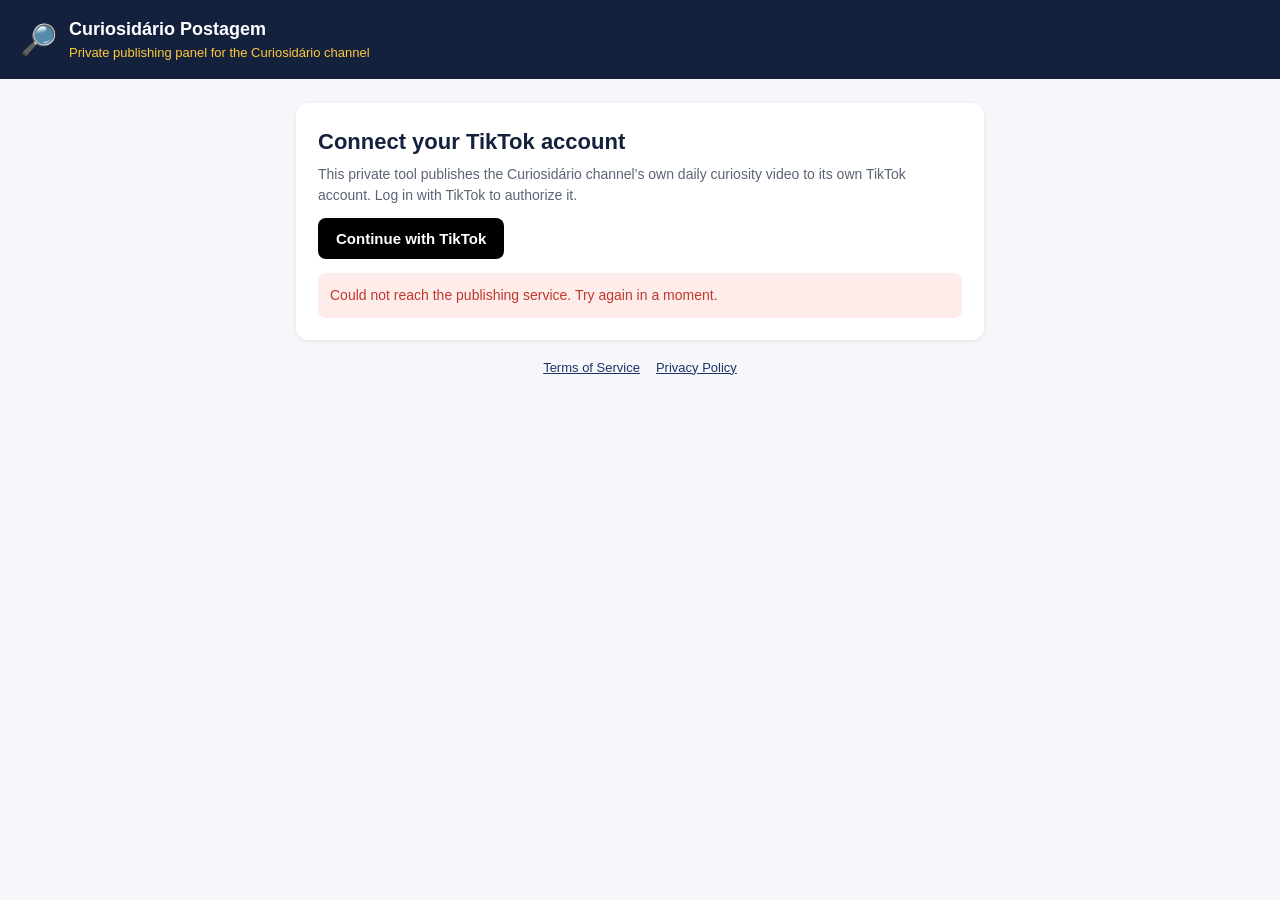
<file: tiktok/index.html>
<!doctype html><html lang="en"><head><meta charset="utf-8"><meta name="viewport" content="width=device-width,initial-scale=1"><title>Curiosidário Postagem</title><link rel="stylesheet" href="estilo.css"></head><body>
<header><div style="font-size:30px">🔎</div><div><b>Curiosidário Postagem</b><span>Private publishing panel for the Curiosidário channel</span></div></header>
<main>
<div class="card" id="boxConectar">
<h1>Connect your TikTok account</h1>
<p class="muted">This private tool publishes the Curiosidário channel's own daily curiosity video to its own TikTok account. Log in with TikTok to authorize it.</p>
<button class="btn btn-tt" id="btnConectar">Continue with TikTok</button>
<div id="msgConectar"></div>
</div>
<div class="hidden" id="boxPainel">
<div class="card"><h2>Connected account</h2><div class="creator"><img id="avatar" alt=""><div><b id="nick"></b><div class="muted" id="user"></div></div></div></div>
<div class="card"><h2>Today's video</h2><video id="video" controls playsinline></video><p class="muted" id="infoVideo">Loading video preview...</p></div>
<div class="card"><h2>Post to TikTok</h2>
<label for="titulo">Caption</label><textarea id="titulo" rows="4" maxlength="2200" placeholder="Write the caption and hashtags"></textarea>
<label for="privacidade">Who can view this video</label><select id="privacidade"><option value="" selected disabled>Select privacy</option></select>
<label>Allow users to</label><div class="row"><span class="check"><input type="checkbox" id="comentar"><span>Comment</span></span><span class="check"><input type="checkbox" id="dueto"><span>Duet</span></span><span class="check"><input type="checkbox" id="stitch"><span>Stitch</span></span></div>
<label class="check"><input type="checkbox" id="comercial"><span><b>Disclose commercial content</b></span></label>
<div id="boxComercial" class="sub hidden"><span class="check"><input type="checkbox" id="marca"><span>Your brand: you are promoting yourself or your own business</span></span><span class="check"><input type="checkbox" id="patrocinado"><span>Branded content: you are promoting another brand or a third party</span></span><p class="muted" id="avisoComercial"></p></div>
<p class="muted" id="consentimento">By posting, you agree to TikTok's <a href="https://www.tiktok.com/legal/page/global/music-usage-confirmation/en" target="_blank">Music Usage Confirmation</a>.</p>
<button class="btn btn-main" id="btnPostar" disabled>Post to TikTok</button>
<div id="msgPostar"></div>
</div>
</div>
<footer><a href="https://curiosidario2l1n.github.io/terms.html">Terms of Service</a><a href="https://curiosidario2l1n.github.io/privacy.html">Privacy Policy</a></footer>
</main>
<script>
const API = 'https://reflex-poach-trickle.ngrok-free.dev/webhook/';
const CLIENT_KEY = 'sbawwyaaex0lcjsass';
const REDIRECT = 'https://curiosidario2l1n.github.io/tiktok/callback.html';
const H = { 'ngrok-skip-browser-warning': '1' };
const $ = (id) => document.getElementById(id);
let criador = null; let duracao = 0;
function msg(el, tipo, txt) { $(el).innerHTML = '<div class="msg ' + tipo + '">' + txt + '</div>'; }
const NOMES = { PUBLIC_TO_EVERYONE: 'Everyone', MUTUAL_FOLLOW_FRIENDS: 'Friends', FOLLOWER_OF_CREATOR: 'Followers', SELF_ONLY: 'Only me' };
$('btnConectar').onclick = () => {
  const st = Math.random().toString(36).slice(2) + Date.now().toString(36);
  try { localStorage.setItem('tt_state', st); } catch (e) {}
  const u = 'https://www.tiktok.com/v2/auth/authorize/?client_key=' + CLIENT_KEY + '&scope=user.info.basic,video.upload,video.publish&response_type=code&redirect_uri=' + encodeURIComponent(REDIRECT) + '&state=' + st;
  location.href = u;
};
function validar() {
  const p = $('privacidade').value; const com = $('comercial').checked; const marca = $('marca').checked; const pat = $('patrocinado').checked;
  let ok = !!p; let aviso = '';
  if (com && !marca && !pat) { ok = false; aviso = 'You need to indicate if your content promotes yourself, a third party, or both.'; }
  const opcSelf = [...$('privacidade').options].find(o => o.value === 'SELF_ONLY');
  if (opcSelf) opcSelf.disabled = com && pat;
  if (com && pat && p === 'SELF_ONLY') { ok = false; aviso = 'Branded content visibility cannot be set to private.'; }
  if (duracao && criador && criador.max_video_post_duration_sec && duracao > criador.max_video_post_duration_sec) { ok = false; aviso = 'This video is longer than the maximum duration allowed for this account.'; }
  $('avisoComercial').textContent = aviso;
  $('boxComercial').classList.toggle('hidden', !com);
  const MU = '<a href="https://www.tiktok.com/legal/page/global/music-usage-confirmation/en" target="_blank">Music Usage Confirmation</a>';
  const BC = '<a href="https://www.tiktok.com/legal/page/global/bc-policy/en" target="_blank">Branded Content Policy</a>';
  let c = 'By posting, you agree to TikTok&#39;s ' + MU + '.';
  if (com && pat) c = 'By posting, you agree to TikTok&#39;s ' + BC + ' and ' + MU + '.';
  $('consentimento').innerHTML = c;
  $('btnPostar').disabled = !ok;
}
['privacidade', 'comercial', 'marca', 'patrocinado'].forEach(id => $(id).addEventListener('change', validar));
async function carregar() {
  try {
    const r = await fetch(API + 'tiktok-criador', { headers: H });
    const d = await r.json();
    if (!d.ok) return;
    criador = d;
    $('boxConectar').classList.add('hidden'); $('boxPainel').classList.remove('hidden');
    $('avatar').src = d.creator_avatar_url || ''; $('nick').textContent = d.creator_nickname || ''; $('user').textContent = '@' + (d.creator_username || '');
    (d.privacy_level_options || []).forEach(v => { const o = document.createElement('option'); o.value = v; o.textContent = NOMES[v] || v; $('privacidade').appendChild(o); });
    [['comentar', d.comment_disabled], ['dueto', d.duet_disabled], ['stitch', d.stitch_disabled]].forEach(([id, off]) => { $(id).disabled = !!off; });
    validar();
    const v = await fetch(API + 'tiktok-video', { headers: H });
    if (v.ok) { const b = await v.blob(); $('video').src = URL.createObjectURL(b); $('video').onloadedmetadata = () => { duracao = Math.round($('video').duration); $('infoVideo').textContent = 'Duration: ' + duracao + ' s. Maximum allowed for this account: ' + (d.max_video_post_duration_sec || '?') + ' s.'; validar(); }; }
    else $('infoVideo').textContent = 'No video available for today yet.';
  } catch (e) { msg('msgConectar', 'err', 'Could not reach the publishing service. Try again in a moment.'); }
}
$('btnPostar').onclick = async () => {
  $('btnPostar').disabled = true;
  msg('msgPostar', 'info', 'Uploading the video to TikTok. This can take up to a few minutes...');
  try {
    const corpo = { titulo: $('titulo').value, privacidade: $('privacidade').value, semComentario: !$('comentar').checked, semDueto: !$('dueto').checked, semStitch: !$('stitch').checked, marcaPropria: $('comercial').checked && $('marca').checked, conteudoPatrocinado: $('comercial').checked && $('patrocinado').checked };
    const r = await fetch(API + 'tiktok-publicar', { method: 'POST', headers: Object.assign({ 'Content-Type': 'application/json' }, H), body: JSON.stringify(corpo) });
    const d = await r.json();
    if (d.ok) msg('msgPostar', 'ok', 'Posted. Your video was published to your TikTok profile. It may take a few minutes to appear.');
    else { msg('msgPostar', 'err', 'TikTok did not accept the post: ' + (d.erro || d.status || 'unknown error')); $('btnPostar').disabled = false; }
  } catch (e) { msg('msgPostar', 'err', 'Could not reach the publishing service.'); $('btnPostar').disabled = false; }
};
carregar();
</script></body></html>
</file>
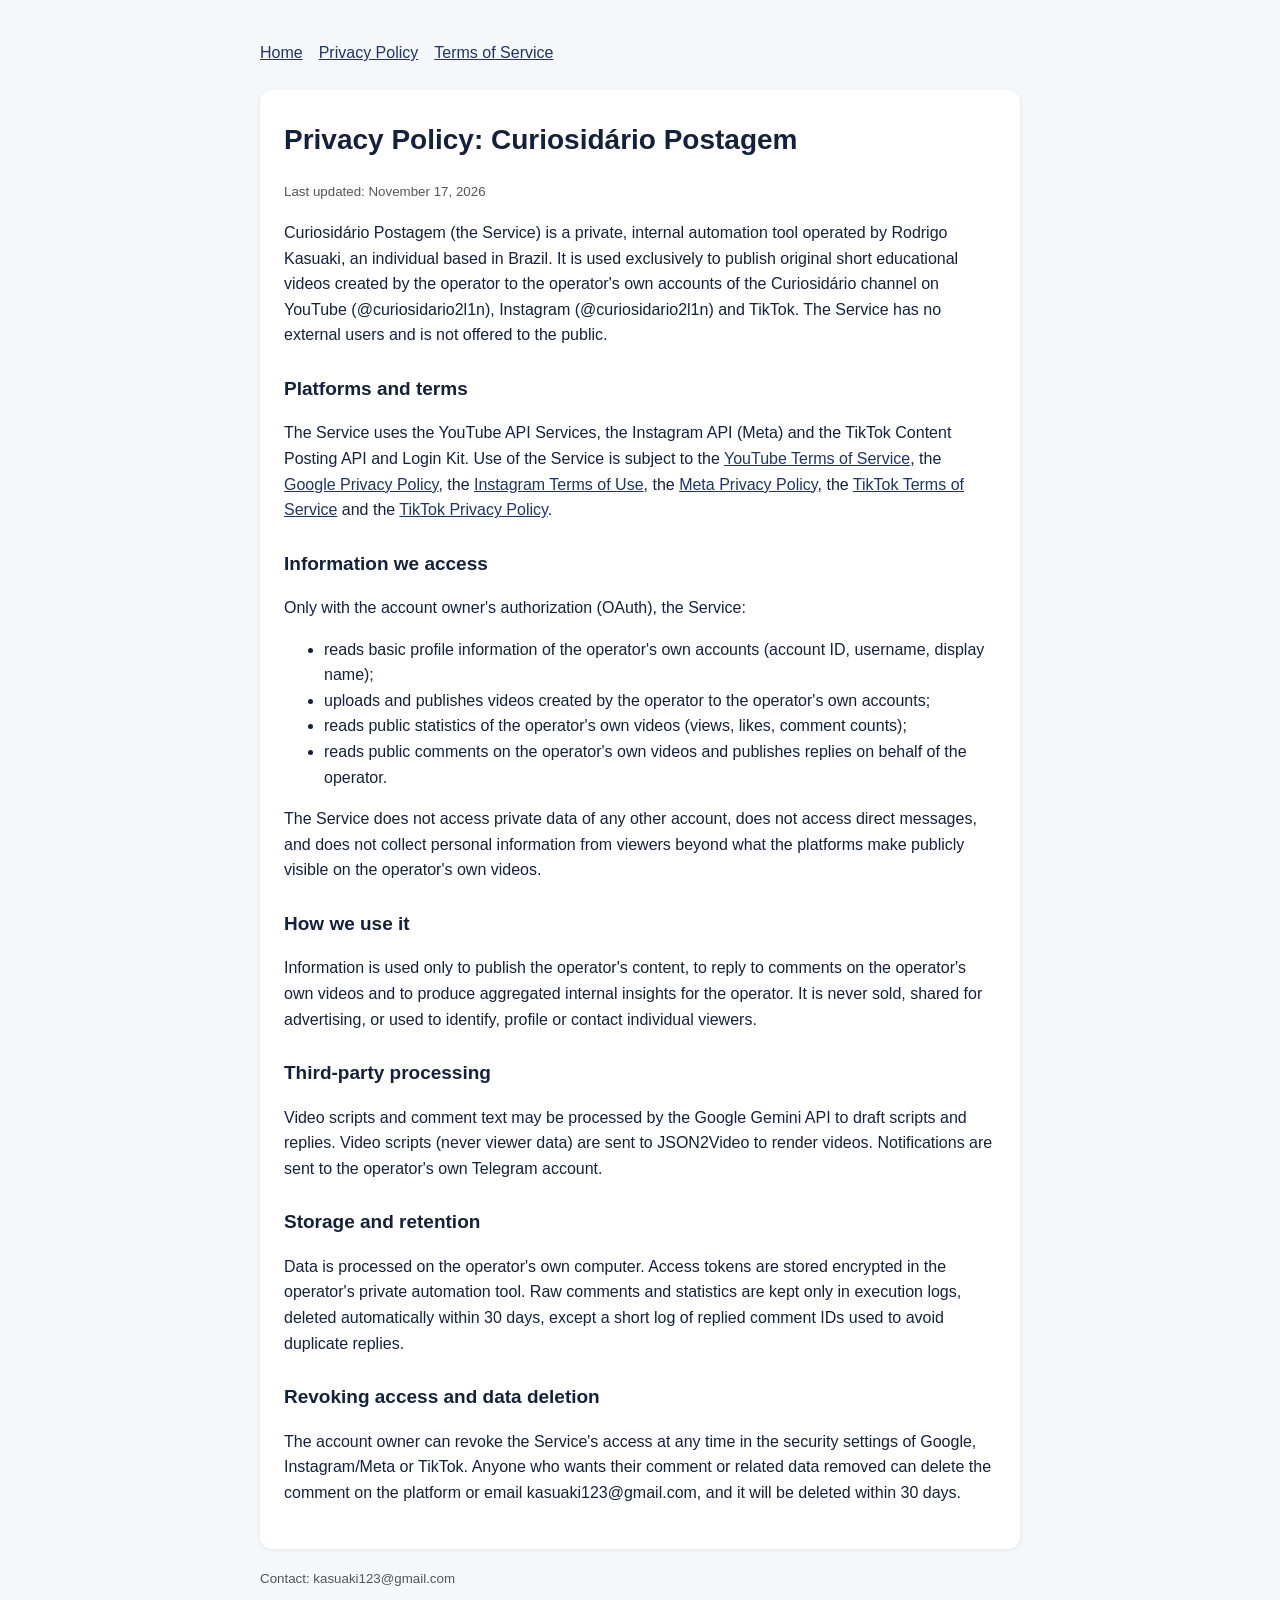
<file: privacy.html>
<!doctype html><html lang='en'><head><meta charset='utf-8'><meta name='viewport' content='width=device-width,initial-scale=1'><title>Privacy Policy - Curiosidario</title><style>body{margin:0;font-family:Arial,Helvetica,sans-serif;background:#f6f7fb;color:#14213D;line-height:1.6}main{max-width:760px;margin:0 auto;padding:40px 20px}h1{font-size:28px;margin:0 0 8px}h2{font-size:19px;margin:26px 0 6px}a{color:#1F3366}nav{margin-bottom:24px}nav a{margin-right:16px}.box{background:#fff;border-radius:12px;padding:28px 24px;box-shadow:0 1px 4px rgba(0,0,0,.08)}small{color:#555}</style></head><body><main><nav><a href='https://curiosidario2l1n.github.io'>Home</a><a href='https://curiosidario2l1n.github.io/privacy.html'>Privacy Policy</a><a href='https://curiosidario2l1n.github.io/terms.html'>Terms of Service</a></nav><div class='box'><h1>Privacy Policy: Curiosidário Postagem</h1><p><small>Last updated: November 17, 2026</small></p>
<p>Curiosidário Postagem (the Service) is a private, internal automation tool operated by Rodrigo Kasuaki, an individual based in Brazil. It is used exclusively to publish original short educational videos created by the operator to the operator's own accounts of the Curiosidário channel on YouTube (@curiosidario2l1n), Instagram (@curiosidario2l1n) and TikTok. The Service has no external users and is not offered to the public.</p>
<h2>Platforms and terms</h2><p>The Service uses the YouTube API Services, the Instagram API (Meta) and the TikTok Content Posting API and Login Kit. Use of the Service is subject to the <a href='https://www.youtube.com/t/terms'>YouTube Terms of Service</a>, the <a href='https://policies.google.com/privacy'>Google Privacy Policy</a>, the <a href='https://help.instagram.com/581066165581870'>Instagram Terms of Use</a>, the <a href='https://privacycenter.instagram.com/policy'>Meta Privacy Policy</a>, the <a href='https://www.tiktok.com/legal/terms-of-service'>TikTok Terms of Service</a> and the <a href='https://www.tiktok.com/legal/privacy-policy'>TikTok Privacy Policy</a>.</p>
<h2>Information we access</h2><p>Only with the account owner's authorization (OAuth), the Service:</p><ul><li>reads basic profile information of the operator's own accounts (account ID, username, display name);</li><li>uploads and publishes videos created by the operator to the operator's own accounts;</li><li>reads public statistics of the operator's own videos (views, likes, comment counts);</li><li>reads public comments on the operator's own videos and publishes replies on behalf of the operator.</li></ul><p>The Service does not access private data of any other account, does not access direct messages, and does not collect personal information from viewers beyond what the platforms make publicly visible on the operator's own videos.</p>
<h2>How we use it</h2><p>Information is used only to publish the operator's content, to reply to comments on the operator's own videos and to produce aggregated internal insights for the operator. It is never sold, shared for advertising, or used to identify, profile or contact individual viewers.</p>
<h2>Third-party processing</h2><p>Video scripts and comment text may be processed by the Google Gemini API to draft scripts and replies. Video scripts (never viewer data) are sent to JSON2Video to render videos. Notifications are sent to the operator's own Telegram account.</p>
<h2>Storage and retention</h2><p>Data is processed on the operator's own computer. Access tokens are stored encrypted in the operator's private automation tool. Raw comments and statistics are kept only in execution logs, deleted automatically within 30 days, except a short log of replied comment IDs used to avoid duplicate replies.</p>
<h2>Revoking access and data deletion</h2><p>The account owner can revoke the Service's access at any time in the security settings of Google, Instagram/Meta or TikTok. Anyone who wants their comment or related data removed can delete the comment on the platform or email kasuaki123@gmail.com, and it will be deleted within 30 days.</p></div><p><small>Contact: kasuaki123@gmail.com</small></p></main></body></html>
</file>
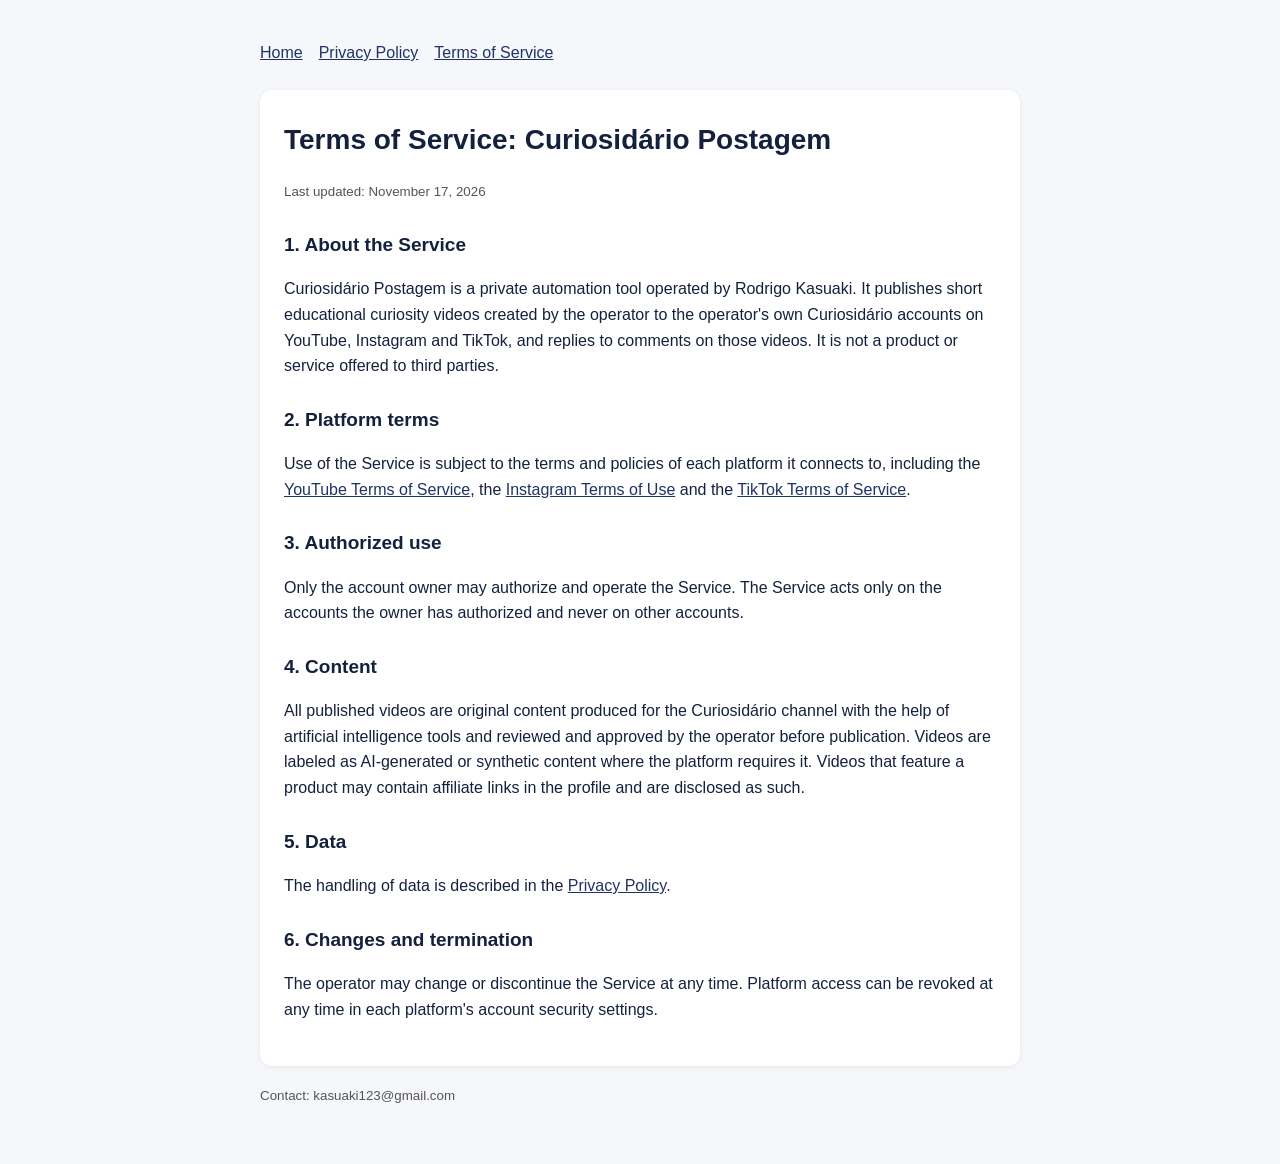
<file: terms.html>
<!doctype html><html lang='en'><head><meta charset='utf-8'><meta name='viewport' content='width=device-width,initial-scale=1'><title>Terms of Service - Curiosidario</title><style>body{margin:0;font-family:Arial,Helvetica,sans-serif;background:#f6f7fb;color:#14213D;line-height:1.6}main{max-width:760px;margin:0 auto;padding:40px 20px}h1{font-size:28px;margin:0 0 8px}h2{font-size:19px;margin:26px 0 6px}a{color:#1F3366}nav{margin-bottom:24px}nav a{margin-right:16px}.box{background:#fff;border-radius:12px;padding:28px 24px;box-shadow:0 1px 4px rgba(0,0,0,.08)}small{color:#555}</style></head><body><main><nav><a href='https://curiosidario2l1n.github.io'>Home</a><a href='https://curiosidario2l1n.github.io/privacy.html'>Privacy Policy</a><a href='https://curiosidario2l1n.github.io/terms.html'>Terms of Service</a></nav><div class='box'><h1>Terms of Service: Curiosidário Postagem</h1><p><small>Last updated: November 17, 2026</small></p>
<h2>1. About the Service</h2><p>Curiosidário Postagem is a private automation tool operated by Rodrigo Kasuaki. It publishes short educational curiosity videos created by the operator to the operator's own Curiosidário accounts on YouTube, Instagram and TikTok, and replies to comments on those videos. It is not a product or service offered to third parties.</p>
<h2>2. Platform terms</h2><p>Use of the Service is subject to the terms and policies of each platform it connects to, including the <a href='https://www.youtube.com/t/terms'>YouTube Terms of Service</a>, the <a href='https://help.instagram.com/581066165581870'>Instagram Terms of Use</a> and the <a href='https://www.tiktok.com/legal/terms-of-service'>TikTok Terms of Service</a>.</p>
<h2>3. Authorized use</h2><p>Only the account owner may authorize and operate the Service. The Service acts only on the accounts the owner has authorized and never on other accounts.</p>
<h2>4. Content</h2><p>All published videos are original content produced for the Curiosidário channel with the help of artificial intelligence tools and reviewed and approved by the operator before publication. Videos are labeled as AI-generated or synthetic content where the platform requires it. Videos that feature a product may contain affiliate links in the profile and are disclosed as such.</p>
<h2>5. Data</h2><p>The handling of data is described in the <a href='https://curiosidario2l1n.github.io/privacy.html'>Privacy Policy</a>.</p>
<h2>6. Changes and termination</h2><p>The operator may change or discontinue the Service at any time. Platform access can be revoked at any time in each platform's account security settings.</p></div><p><small>Contact: kasuaki123@gmail.com</small></p></main></body></html>
</file>
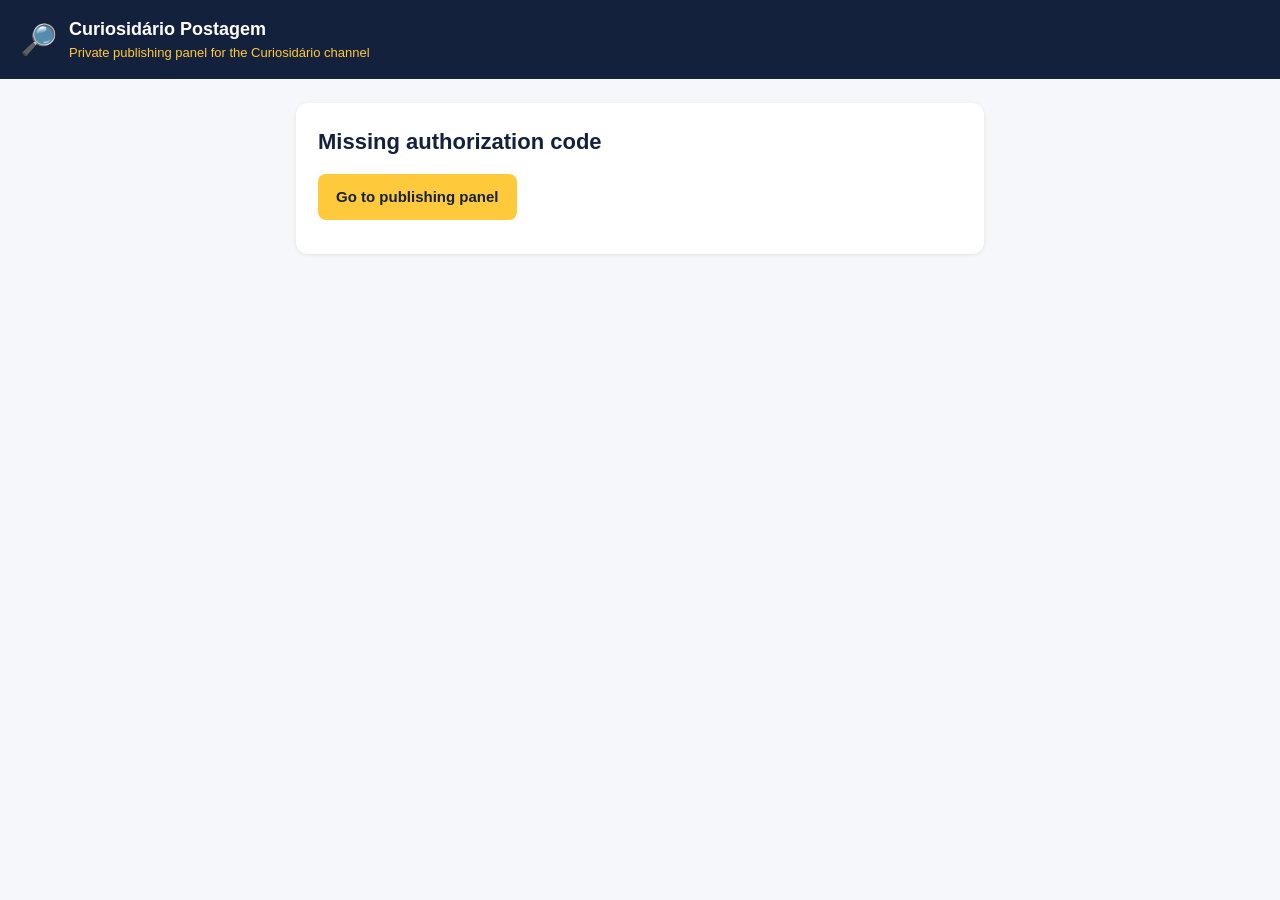
<file: tiktok/callback.html>
<!doctype html><html lang="en"><head><meta charset="utf-8"><meta name="viewport" content="width=device-width,initial-scale=1"><title>Connecting TikTok</title><link rel="stylesheet" href="estilo.css"></head><body>
<header><div style="font-size:30px">🔎</div><div><b>Curiosidário Postagem</b><span>Private publishing panel for the Curiosidário channel</span></div></header>
<main><div class="card"><h1 id="titulo">Connecting your TikTok account...</h1><div class="creator hidden" id="conta"><img id="avatar" alt=""><b id="nome"></b></div><div id="msg"></div><p style="margin-top:16px"><a class="btn btn-main hidden" id="voltar" href="https://curiosidario2l1n.github.io/tiktok/">Go to publishing panel</a></p></div></main>
<script>
const API = 'https://reflex-poach-trickle.ngrok-free.dev/webhook/';
const $ = (id) => document.getElementById(id);
function msg(t, txt) { $('msg').innerHTML = '<div class="msg ' + t + '">' + txt + '</div>'; }
(async () => {
  const q = new URLSearchParams(location.search);
  const code = q.get('code'); const st = q.get('state');
  let salvo = null; try { salvo = localStorage.getItem('tt_state'); } catch (e) {}
  if (q.get('error')) { $('titulo').textContent = 'Authorization cancelled'; msg('err', q.get('error_description') || q.get('error')); $('voltar').classList.remove('hidden'); return; }
  if (!code) { $('titulo').textContent = 'Missing authorization code'; $('voltar').classList.remove('hidden'); return; }
  if (salvo && st !== salvo) { $('titulo').textContent = 'Security check failed'; msg('err', 'Please start the connection again.'); $('voltar').classList.remove('hidden'); return; }
  try {
    const r = await fetch(API + 'tiktok-conectar?code=' + encodeURIComponent(code), { headers: { 'ngrok-skip-browser-warning': '1' } });
    const d = await r.json();
    if (d.ok) { $('titulo').textContent = 'TikTok account connected'; $('conta').classList.remove('hidden'); $('avatar').src = d.avatar || ''; $('nome').textContent = d.nome || ''; msg('ok', 'Curiosidário Postagem can now publish videos to this account.'); }
    else { $('titulo').textContent = 'Connection failed'; msg('err', d.erro || 'Unknown error'); }
  } catch (e) { $('titulo').textContent = 'Connection failed'; msg('err', 'Could not reach the publishing service.'); }
  $('voltar').classList.remove('hidden');
})();
</script></body></html>
</file>
<file: tiktok/estilo.css>
:root{--navy:#14213D;--navy2:#1F3366;--yellow:#FFC93C;--bg:#f6f7fb;--text:#14213D;--muted:#5b6475;--line:#e3e6ee;--ok:#1a9e5c;--err:#c0392b}
*{box-sizing:border-box}body{margin:0;font-family:Arial,Helvetica,sans-serif;background:var(--bg);color:var(--text);line-height:1.5}
header{background:var(--navy);color:#fff;padding:16px 20px;display:flex;align-items:center;gap:12px}
header img{width:40px;height:40px;border-radius:8px}header b{font-size:18px}header span{color:var(--yellow);font-size:13px;display:block}
main{max-width:720px;margin:0 auto;padding:24px 16px 48px}
.card{background:#fff;border-radius:12px;padding:22px;box-shadow:0 1px 4px rgba(0,0,0,.08);margin-bottom:18px}
h1{font-size:22px;margin:0 0 6px}h2{font-size:17px;margin:0 0 12px}p{margin:0 0 12px}.muted{color:var(--muted);font-size:14px}
.btn{display:inline-flex;align-items:center;gap:8px;border:0;border-radius:8px;padding:12px 18px;font-size:15px;font-weight:bold;cursor:pointer;text-decoration:none}
.btn-tt{background:#000;color:#fff}.btn-main{background:var(--yellow);color:var(--navy)}.btn:disabled{opacity:.45;cursor:not-allowed}
.creator{display:flex;align-items:center;gap:12px}.creator img{width:48px;height:48px;border-radius:50%;background:var(--line)}
label{font-weight:bold;font-size:14px;display:block;margin:14px 0 6px}
textarea,select{width:100%;border:1px solid var(--line);border-radius:8px;padding:10px;font-size:15px;font-family:inherit}
.row{display:flex;gap:18px;flex-wrap:wrap}.check{display:flex;align-items:center;gap:6px;font-weight:normal;margin:6px 0}
video{width:100%;max-height:420px;border-radius:10px;background:#000}
.msg{padding:12px;border-radius:8px;margin-top:14px;font-size:14px}.msg.ok{background:#e8f7ef;color:var(--ok)}.msg.err{background:#fdecea;color:var(--err)}.msg.info{background:#eef2fb;color:var(--navy2)}
.hidden{display:none}.sub{margin-left:24px}
footer{text-align:center;font-size:13px;color:var(--muted)}footer a{color:var(--navy2);margin:0 8px}
</file>
